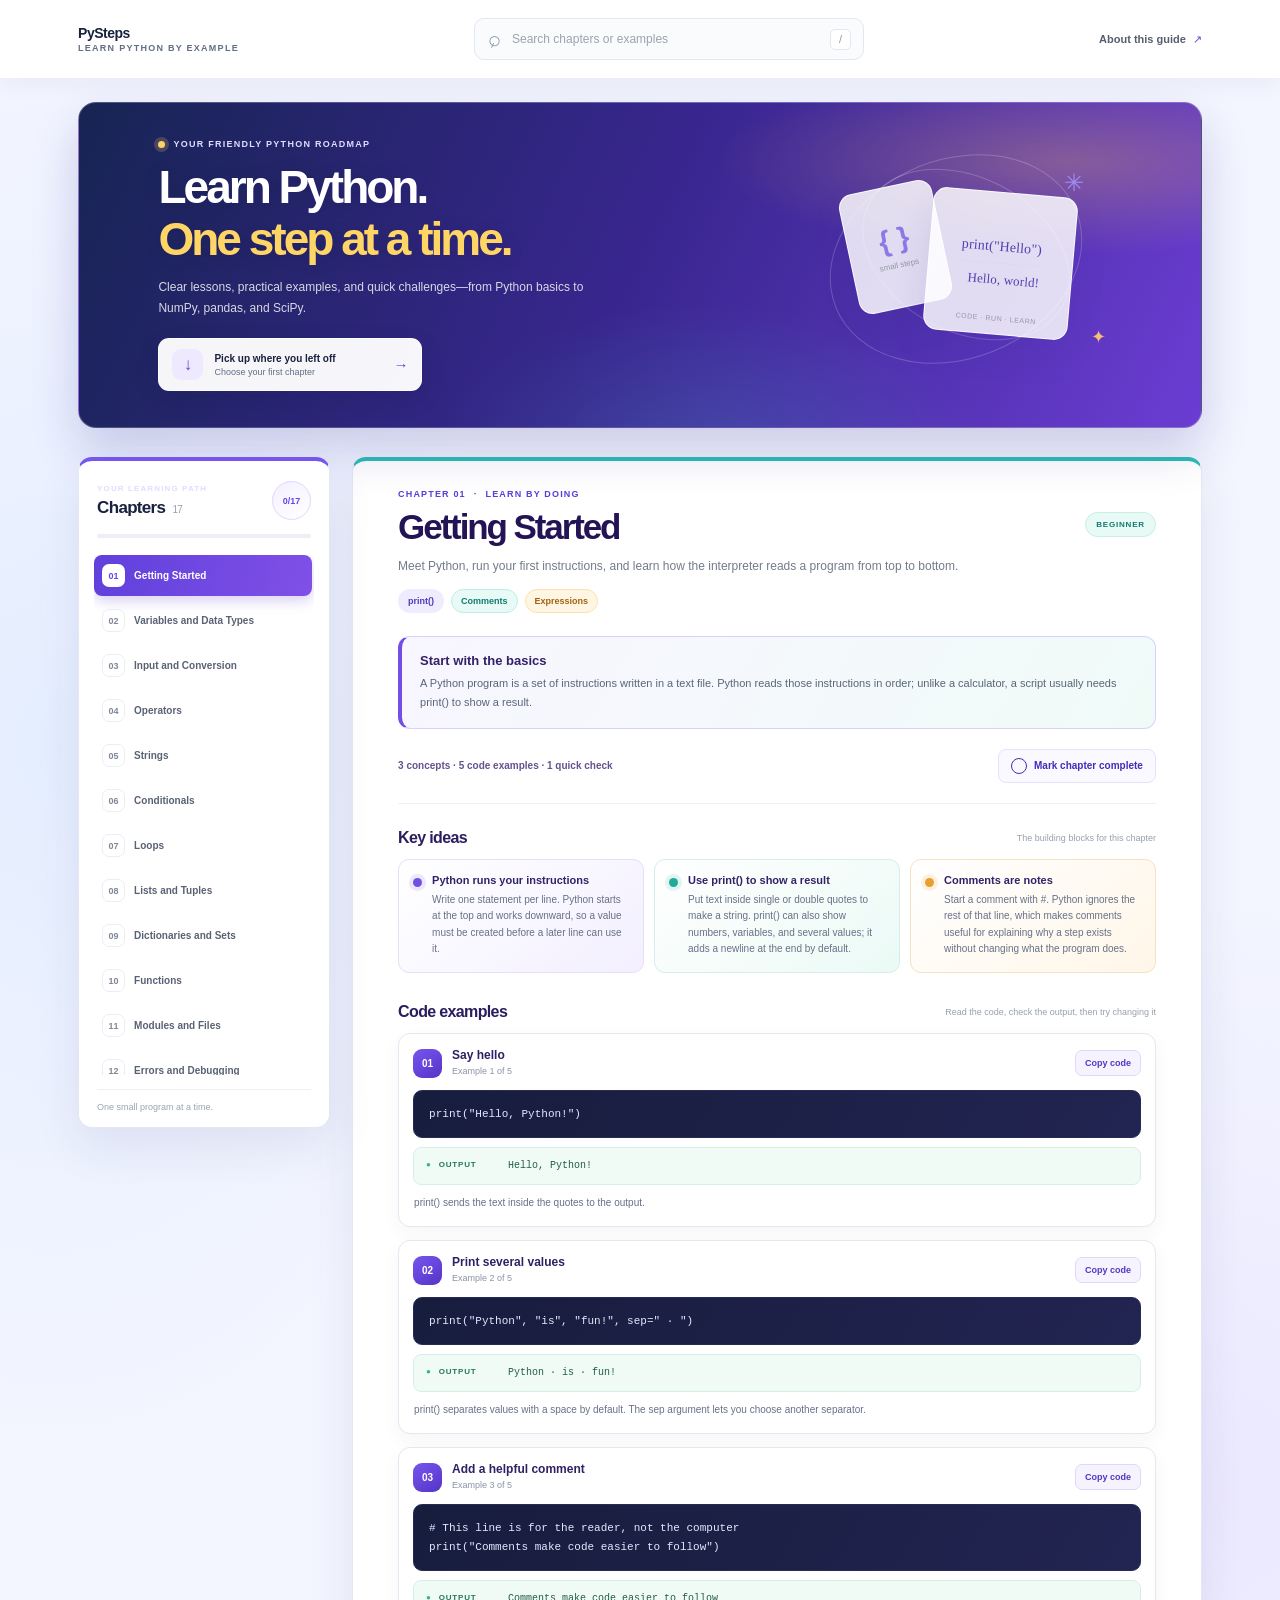
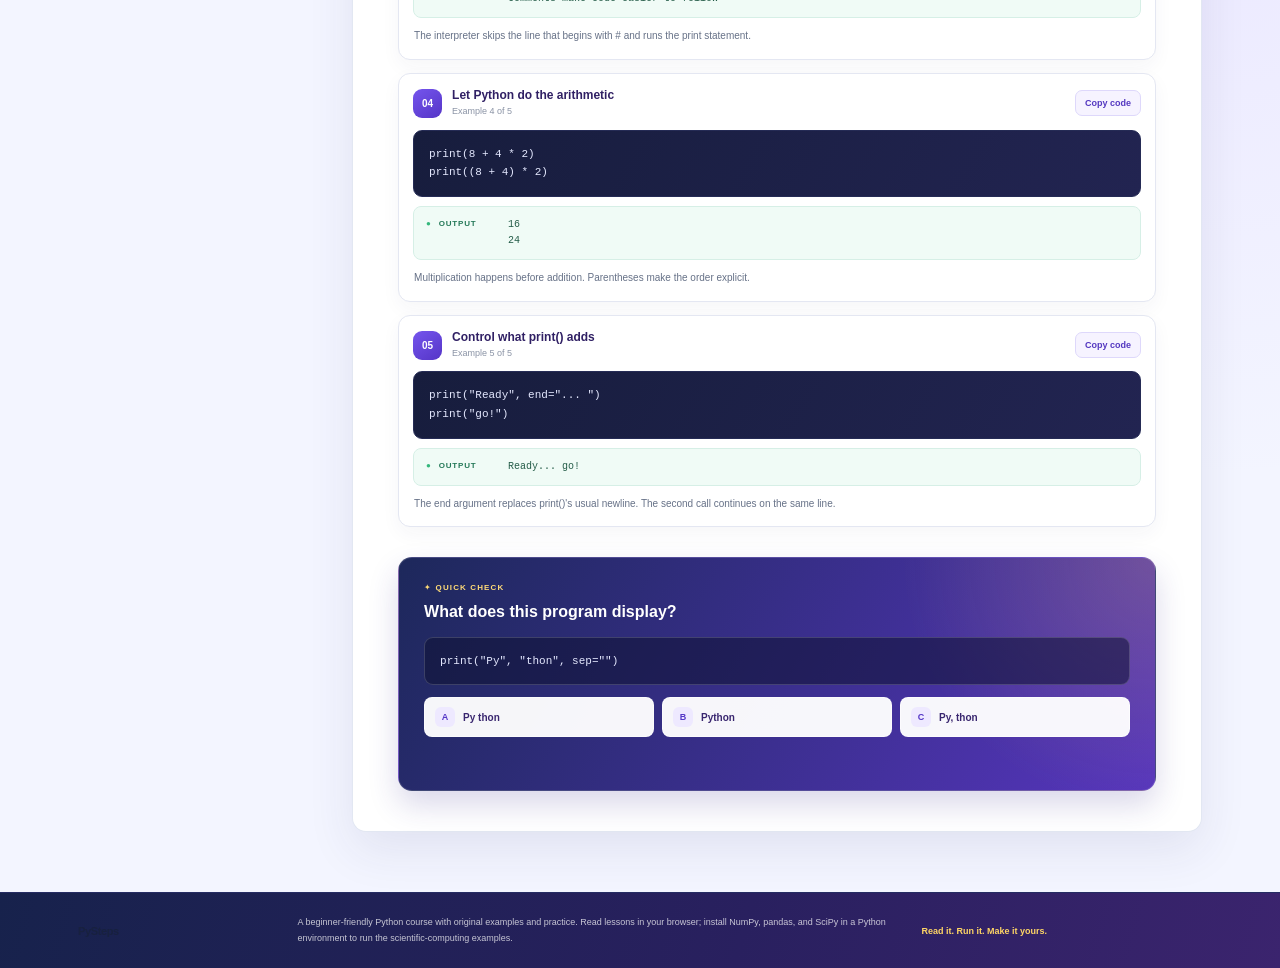
<file: abhishek_home/index.html>
<!doctype html>
<html lang="en">
  <head>
    <meta charset="utf-8">
    <meta name="viewport" content="width=device-width, initial-scale=1">
    <meta
      name="description"
      content="Learn Python step by step with beginner-friendly chapters, practical examples, code output, quizzes, and progress tracking."
    >
    <title>PySteps — Learn Python by Example</title>
    <link rel="stylesheet" href="static/styles.css">
    <script src="static/app.js" defer></script>
  </head>
  <body>
    <a class="skip-link" href="#chapter-content">Skip to chapter content</a>
    <header class="topbar">
      <a class="brand" href="#" aria-label="PySteps home">
        <span class="brand-copy">
          <strong>PySteps</strong>
          <span>LEARN PYTHON BY EXAMPLE</span>
        </span>
      </a>
      <label class="search-box">
        <span class="search-icon" aria-hidden="true">⌕</span>
        <input id="chapter-search" type="search" placeholder="Search chapters or examples" autocomplete="off">
        <kbd>/</kbd>
      </label>
      <a class="topbar-link" href="#about">About this guide <span aria-hidden="true">↗</span></a>
    </header>

    <main>
      <section class="welcome" aria-labelledby="welcome-title">
        <div class="welcome-copy">
          <p class="eyebrow"><span class="eyebrow-dot"></span> YOUR FRIENDLY PYTHON ROADMAP</p>
          <h1 id="welcome-title">Learn Python.<br><span>One step at a time.</span></h1>
          <p class="welcome-intro">
            Clear lessons, practical examples, and quick challenges—from Python basics to NumPy, pandas, and SciPy.
          </p>
          <a class="continue-link" href="#chapter-content">
            <span class="continue-icon" aria-hidden="true">↓</span>
            <span><strong>Pick up where you left off</strong><small id="progress-summary">Choose your first chapter</small></span>
            <span class="continue-arrow" aria-hidden="true">→</span>
          </a>
        </div>
        <div class="welcome-art" aria-hidden="true">
          <div class="art-orbit orbit-one"></div>
          <div class="art-orbit orbit-two"></div>
          <div class="art-card art-card-back"><span>{ }</span><small>small steps</small></div>
          <div class="art-card art-card-front">
            <span class="art-equation">print("Hello")</span>
            <span class="art-rule"></span>
            <span class="art-equation art-equation-small">Hello, world!</span>
            <span class="art-caption">code · run · learn</span>
          </div>
          <span class="art-spark spark-one">✳</span>
          <span class="art-spark spark-two">✦</span>
        </div>
      </section>

      <section class="study-layout" aria-label="Python learning chapters">
        <aside class="chapter-sidebar">
          <div class="sidebar-heading">
            <div>
              <p class="eyebrow">YOUR LEARNING PATH</p>
              <h2>Chapters <span id="chapter-count">17</span></h2>
            </div>
            <span class="progress-ring" id="progress-ring" aria-label="0 of 17 chapters completed">
              <span id="progress-count">0/17</span>
            </span>
          </div>
          <div class="progress-track" aria-hidden="true"><span id="progress-fill"></span></div>
          <nav id="chapter-list" class="chapter-list" aria-label="Python chapters"></nav>
          <p class="sidebar-note">One small program at a time.</p>
        </aside>

        <section id="chapter-content" class="chapter-content" aria-live="polite" tabindex="-1">
          <div class="loading-state">Loading your Python course…</div>
        </section>
      </section>
    </main>

    <footer id="about" class="site-footer">
      <div class="footer-brand"><strong>PySteps</strong></div>
      <p>
        A beginner-friendly Python course with original examples and practice.
        Read lessons in your browser; install NumPy, pandas, and SciPy in a
        Python environment to run the scientific-computing examples.
      </p>
      <span class="footer-year">Read it. Run it. Make it yours.</span>
    </footer>
  </body>
</html>
</file>
<file: abhishek_home/static/styles.css>
:root {
  color-scheme: light;
  --ink: #18213f;
  --muted: #626d86;
  --faint: #8e9ab3;
  --line: #e2e7f2;
  --paper: #ffffff;
  --canvas: #f3f5ff;
  --purple: #6845e8;
  --purple-dark: #452bb9;
  --purple-light: #eee9ff;
  --mint: #e2f8ed;
  --green: #16794f;
  --shadow: 0 18px 48px rgba(40, 48, 96, 0.09);
  font-family: "DM Sans", "Segoe UI", sans-serif;
  font-synthesis: none;
  text-rendering: optimizeLegibility;
}

* {
  box-sizing: border-box;
}

html {
  scroll-behavior: smooth;
}

body {
  min-width: 320px;
  margin: 0;
  background:
    radial-gradient(ellipse at 4% 29%, rgba(133, 190, 255, 0.13), transparent 27%),
    radial-gradient(ellipse at 96% 58%, rgba(181, 145, 255, 0.12), transparent 28%),
    var(--canvas);
  color: var(--ink);
}

button,
input {
  font: inherit;
}

a {
  color: inherit;
  text-decoration: none;
}

.skip-link {
  position: absolute;
  z-index: 5;
  top: 8px;
  left: 8px;
  transform: translateY(-160%);
  border-radius: 8px;
  background: var(--ink);
  color: white;
  padding: 10px 14px;
}

.skip-link:focus {
  transform: translateY(0);
}

.topbar {
  display: flex;
  align-items: center;
  justify-content: space-between;
  gap: 30px;
  max-width: 1440px;
  min-height: 78px;
  margin: 0 auto;
  padding: 0 6.1%;
  background: var(--paper);
  box-shadow: 0 4px 24px rgba(33, 40, 82, 0.06);
}

body::before {
  position: absolute;
  z-index: -1;
  top: 0;
  right: 0;
  left: 0;
  height: 78px;
  background: var(--paper);
  content: "";
}

.brand,
.footer-brand {
  display: inline-flex;
  align-items: center;
}

.brand-copy {
  display: grid;
  gap: 2px;
}

.brand-copy strong,
.footer-brand strong {
  font-family: Manrope, "Segoe UI", sans-serif;
  font-size: 14px;
  font-weight: 800;
  letter-spacing: -0.035em;
}

.brand-copy > span {
  color: var(--muted);
  font-size: 9px;
  font-weight: 700;
  letter-spacing: 0.14em;
}

.search-box {
  display: flex;
  align-items: center;
  gap: 10px;
  width: min(390px, 42vw);
  height: 42px;
  padding: 0 12px;
  border: 1px solid var(--line);
  border-radius: 10px;
  background: #fafbfc;
  color: var(--faint);
}

.search-box:focus-within {
  border-color: #b7acf2;
  background: white;
  box-shadow: 0 0 0 3px rgba(107, 85, 219, 0.1);
}

.search-icon {
  font-size: 22px;
  line-height: 1;
  transform: rotate(-20deg);
}

.search-box input {
  width: 100%;
  border: 0;
  outline: 0;
  background: transparent;
  color: var(--ink);
  font-size: 12px;
}

.search-box input::placeholder {
  color: #9ba3b0;
}

.search-box kbd {
  display: grid;
  width: 21px;
  height: 21px;
  flex: 0 0 auto;
  place-items: center;
  border: 1px solid var(--line);
  border-radius: 5px;
  background: white;
  color: #8e97a5;
  font-family: inherit;
  font-size: 11px;
}

.topbar-link {
  color: #565f6f;
  font-size: 11px;
  font-weight: 600;
  white-space: nowrap;
}

.topbar-link span {
  margin-left: 4px;
  color: var(--purple);
}

main {
  max-width: 1440px;
  margin: 0 auto;
}

.welcome {
  position: relative;
  display: flex;
  min-height: 315px;
  align-items: center;
  justify-content: space-between;
  overflow: hidden;
  margin: 24px 6.1% 29px;
  padding: 36px 6.2%;
  border: 1px solid rgba(255, 255, 255, 0.22);
  border-radius: 18px;
  background:
    radial-gradient(ellipse at 88% 18%, rgba(255, 194, 77, 0.28), transparent 25%),
    radial-gradient(ellipse at 56% 110%, rgba(61, 221, 206, 0.16), transparent 31%),
    linear-gradient(115deg, #172453 0%, #38268e 49%, #6b3dd3 100%);
  box-shadow: 0 22px 48px rgba(49, 39, 139, 0.2);
}

.welcome-copy {
  position: relative;
  z-index: 1;
  max-width: 570px;
}

.eyebrow {
  display: flex;
  align-items: center;
  gap: 8px;
  margin: 0 0 13px;
  color: #e0dcff;
  font-size: 9px;
  font-weight: 700;
  letter-spacing: 0.14em;
}

.eyebrow-dot {
  width: 7px;
  height: 7px;
  border-radius: 50%;
  background: #ffd166;
  box-shadow: 0 0 0 4px rgba(255, 209, 102, 0.2);
}

h1,
h2,
h3,
p {
  margin-top: 0;
}

.welcome h1 {
  margin-bottom: 12px;
  font-family: Manrope, "Segoe UI", sans-serif;
  font-size: clamp(30px, 3.8vw, 46px);
  font-weight: 800;
  letter-spacing: -0.065em;
  line-height: 1.12;
  color: #ffffff;
  text-shadow: 0 2px 18px rgba(16, 17, 58, 0.15);
}

.welcome h1 span {
  color: #ffd665;
}

.welcome-intro {
  max-width: 460px;
  margin-bottom: 19px;
  color: rgba(255, 255, 255, 0.82);
  font-size: 12px;
  line-height: 1.75;
}

.continue-link {
  display: inline-flex;
  align-items: center;
  gap: 11px;
  min-width: 264px;
  padding: 10px 13px;
  border: 1px solid rgba(255, 255, 255, 0.78);
  border-radius: 11px;
  background: rgba(255, 255, 255, 0.96);
  box-shadow: 0 8px 22px rgba(20, 18, 66, 0.15);
  transition: transform 160ms ease, box-shadow 160ms ease;
}

.continue-link:hover {
  transform: translateY(-2px);
  box-shadow: 0 12px 25px rgba(20, 18, 66, 0.24);
}

.continue-icon {
  display: grid;
  width: 31px;
  height: 31px;
  flex: 0 0 auto;
  place-items: center;
  border-radius: 9px;
  background: var(--purple-light);
  color: var(--purple);
  font-size: 17px;
}

.continue-link > span:nth-child(2) {
  display: grid;
  gap: 3px;
}

.continue-link strong {
  font-size: 10px;
}

.continue-link small {
  color: var(--muted);
  font-size: 9px;
}

.continue-arrow {
  margin-left: auto;
  color: var(--purple);
  font-size: 15px;
}

.welcome-art {
  position: relative;
  width: 300px;
  height: 230px;
  flex: 0 0 300px;
  margin-right: 1%;
}

.art-orbit {
  position: absolute;
  border: 1px solid rgba(255, 255, 255, 0.2);
  border-radius: 50%;
  transform: rotate(-22deg);
}

.orbit-one {
  top: 9px;
  left: 14px;
  width: 260px;
  height: 200px;
}

.orbit-two {
  top: 27px;
  left: 44px;
  width: 220px;
  height: 155px;
  transform: rotate(28deg);
}

.art-card {
  position: absolute;
  display: grid;
  place-content: center;
  border: 1px solid rgba(255, 255, 255, 0.8);
  border-radius: 14px;
  background: rgba(255, 255, 255, 0.83);
  box-shadow: 0 16px 34px rgba(61, 48, 137, 0.12);
}

.art-card-back {
  top: 36px;
  left: 36px;
  width: 95px;
  height: 122px;
  gap: 7px;
  color: #92a0b7;
  text-align: center;
  transform: rotate(-12deg);
}

.art-card-back span {
  color: #8b7ae5;
  font-size: 46px;
  line-height: 1;
}

.art-card-back small {
  color: #9298a7;
  font-size: 8px;
}

.art-card-front {
  top: 42px;
  left: 116px;
  width: 145px;
  height: 143px;
  transform: rotate(5deg);
}

.art-equation {
  color: #5040b2;
  font-family: Georgia, serif;
  font-size: 23px;
  letter-spacing: 0.01em;
}

.art-rule {
  height: 1px;
  margin: 8px 0;
  background: #ddd8f5;
}

.art-equation-small {
  font-size: 21px;
  text-align: right;
}

.art-caption {
  position: absolute;
  right: 0;
  bottom: 12px;
  left: 0;
  color: #9791ad;
  font-size: 7px;
  letter-spacing: 0.08em;
  text-align: center;
  text-transform: uppercase;
}

.art-spark {
  position: absolute;
  color: #9f8cf2;
}

.spark-one {
  top: 19px;
  right: 28px;
  font-size: 24px;
}

.spark-two {
  right: 6px;
  bottom: 32px;
  color: #f2bf75;
  font-size: 18px;
}

.study-layout {
  display: grid;
  grid-template-columns: 252px minmax(0, 1fr);
  gap: 22px;
  margin: 0 6.1% 60px;
  align-items: start;
}

.chapter-sidebar,
.chapter-content {
  min-width: 0;
  border: 1px solid var(--line);
  border-radius: 14px;
  background: var(--paper);
  box-shadow: var(--shadow);
}

.chapter-sidebar {
  position: sticky;
  top: 16px;
  padding: 20px 15px 15px;
  border-top: 4px solid #7656ed;
}

.sidebar-heading {
  display: flex;
  align-items: center;
  justify-content: space-between;
  gap: 8px;
  padding: 0 3px;
}

.sidebar-heading .eyebrow {
  margin-bottom: 5px;
  font-size: 8px;
}

.sidebar-heading h2 {
  margin: 0;
  font-family: Manrope, "Segoe UI", sans-serif;
  font-size: 17px;
  font-weight: 800;
  letter-spacing: -0.04em;
}

.sidebar-heading h2 span {
  margin-left: 3px;
  color: #9ca4b1;
  font-family: "DM Sans", sans-serif;
  font-size: 10px;
  font-weight: 500;
}

.progress-ring {
  display: grid;
  width: 39px;
  height: 39px;
  place-items: center;
  border: 1px solid #ded7ff;
  border-radius: 50%;
  background: linear-gradient(145deg, #f4f0ff, #fff);
  color: var(--purple);
  font-size: 9px;
  font-weight: 700;
}

.progress-track {
  height: 4px;
  overflow: hidden;
  margin: 14px 3px 17px;
  border-radius: 99px;
  background: #eeeff4;
}

.progress-track span {
  display: block;
  width: 0;
  height: 100%;
  border-radius: inherit;
  background: linear-gradient(90deg, #653fe2, #a05bf3, #34c6be);
  transition: width 180ms ease;
}

.chapter-list {
  display: grid;
  min-width: 0;
  max-width: 100%;
  gap: 4px;
  max-height: 520px;
  overflow: auto;
  padding-right: 2px;
  scrollbar-color: #e2def7 transparent;
  scrollbar-width: thin;
}

.chapter-button {
  display: flex;
  width: 100%;
  align-items: center;
  gap: 9px;
  padding: 9px 8px;
  border: 0;
  border-radius: 8px;
  background: transparent;
  color: #596273;
  cursor: pointer;
  text-align: left;
  transition: background 130ms ease, color 130ms ease;
}

.chapter-button:hover {
  background: #f1edff;
  color: var(--purple-dark);
}

.chapter-button[aria-current="page"] {
  background: linear-gradient(105deg, #6040dc, #8050e7);
  color: #ffffff;
  box-shadow: 0 5px 13px rgba(93, 62, 208, 0.23);
}

.chapter-number {
  display: grid;
  width: 23px;
  height: 23px;
  flex: 0 0 auto;
  place-items: center;
  border: 1px solid #ececf2;
  border-radius: 7px;
  background: white;
  color: #7d8796;
  font-size: 9px;
  font-weight: 700;
}

.chapter-button[aria-current="page"] .chapter-number {
  border-color: rgba(255, 255, 255, 0.7);
  background: white;
  color: var(--purple);
}

.chapter-button.is-complete .chapter-number {
  border-color: #d7eee3;
  background: var(--mint);
  color: var(--green);
}

.chapter-label {
  overflow: hidden;
  font-size: 10px;
  font-weight: 600;
  line-height: 1.35;
  text-overflow: ellipsis;
}

.sidebar-note {
  margin: 14px 3px 0;
  padding-top: 12px;
  border-top: 1px solid #f0f1f5;
  color: #9aa2af;
  font-size: 9px;
}

.chapter-content {
  min-height: 640px;
  padding: 28px clamp(22px, 4vw, 45px) 40px;
  border-top: 4px solid #2bbdb4;
}

.chapter-kicker {
  display: flex;
  align-items: center;
  gap: 8px;
  margin-bottom: 8px;
  color: #5c3cdb;
  font-size: 9px;
  font-weight: 700;
  letter-spacing: 0.13em;
  text-transform: uppercase;
}

.chapter-content h2 {
  margin-bottom: 10px;
  font-family: Manrope, "Segoe UI", sans-serif;
  font-size: clamp(24px, 3vw, 34px);
  font-weight: 800;
  letter-spacing: -0.06em;
  line-height: 1.15;
  color: #251653;
}

.chapter-summary {
  max-width: 760px;
  margin-bottom: 20px;
  color: #727c8a;
  font-size: 12px;
  line-height: 1.75;
}

.chapter-meta {
  display: flex;
  flex-wrap: wrap;
  gap: 7px;
  margin-bottom: 23px;
}

.topic-pill {
  padding: 6px 9px;
  border: 1px solid transparent;
  border-radius: 99px;
  background: #f0ecff;
  color: #5238be;
  font-size: 9px;
  font-weight: 600;
}

.topic-pill:nth-child(3n + 2) {
  border-color: #bceee7;
  background: #e8faf6;
  color: #137b72;
}

.topic-pill:nth-child(3n) {
  border-color: #ffe0ad;
  background: #fff5e3;
  color: #a46112;
}

.foundation-callout {
  margin-bottom: 20px;
  padding: 16px 18px;
  border: 1px solid #d8d0ff;
  border-left: 4px solid #714fe5;
  border-radius: 12px;
  background: linear-gradient(120deg, #f8f6ff, #f0fbf8);
}

.foundation-callout h3 {
  margin: 0 0 6px;
  color: #342168;
  font-family: Manrope, "Segoe UI", sans-serif;
  font-size: 13px;
  font-weight: 800;
}

.foundation-callout p {
  margin: 0;
  color: #596579;
  font-size: 11px;
  line-height: 1.7;
}

.chapter-action-row {
  display: flex;
  align-items: center;
  justify-content: space-between;
  gap: 12px;
  margin-bottom: 24px;
  padding-bottom: 20px;
  border-bottom: 1px solid #f0f1f5;
}

.lesson-count {
  color: #949dab;
  font-size: 10px;
}

.review-button {
  display: inline-flex;
  align-items: center;
  gap: 7px;
  padding: 8px 12px;
  border: 1px solid #e5e1fc;
  border-radius: 8px;
  background: #faf9ff;
  color: var(--purple-dark);
  cursor: pointer;
  font-size: 10px;
  font-weight: 700;
  transition: background 140ms ease, border-color 140ms ease;
}

.review-button:hover {
  border-color: #d0c8ff;
  background: #f2efff;
}

.review-button.is-complete {
  border-color: #d3ecdf;
  background: #f0faf4;
  color: #287c56;
}

.review-icon {
  display: grid;
  width: 16px;
  height: 16px;
  place-items: center;
  border: 1px solid currentColor;
  border-radius: 50%;
  font-size: 10px;
  line-height: 1;
}

.section-heading {
  display: flex;
  align-items: end;
  justify-content: space-between;
  gap: 12px;
  margin: 0 0 12px;
}

.section-heading h3 {
  margin: 0;
  font-family: Manrope, "Segoe UI", sans-serif;
  font-size: 15px;
  font-weight: 800;
  letter-spacing: -0.04em;
}

.section-heading p {
  margin: 0;
  color: #98a0ac;
  font-size: 9px;
}

.formula-grid {
  display: grid;
  grid-template-columns: repeat(auto-fit, minmax(175px, 1fr));
  gap: 10px;
  margin-bottom: 25px;
}

.formula-card {
  min-height: 72px;
  padding: 12px 13px;
  border: 1px solid #e6e2fb;
  border-radius: 10px;
  background: linear-gradient(135deg, #fff, #f3efff);
  box-shadow: 0 5px 14px rgba(79, 58, 163, 0.05);
}

.formula-card:nth-child(3n + 2) {
  border-color: #d3f0e9;
  background: linear-gradient(135deg, #fff, #ebfaf6);
}

.formula-card:nth-child(3n) {
  border-color: #f7e4c4;
  background: linear-gradient(135deg, #fff, #fff6e8);
}

.formula-card strong {
  display: block;
  margin-bottom: 6px;
  color: #5c4ba8;
  font-size: 9px;
  font-weight: 600;
}

.formula-card span {
  color: #33216f;
  font-weight: 700;
  font-family: Georgia, "Times New Roman", serif;
  font-size: 14px;
  line-height: 1.5;
}

.example-list {
  display: grid;
  gap: 10px;
}

.example-card {
  overflow: hidden;
  border: 1px solid #eceef3;
  border-radius: 11px;
  background: white;
  box-shadow: 0 5px 14px rgba(34, 46, 90, 0.035);
  transition: border-color 140ms ease, box-shadow 140ms ease, transform 140ms ease;
}

.example-card:hover {
  transform: translateY(-1px);
  border-color: #c9bfff;
  box-shadow: 0 9px 22px rgba(63, 45, 154, 0.1);
}

.example-card summary {
  display: flex;
  align-items: flex-start;
  gap: 11px;
  padding: 14px 15px;
  cursor: pointer;
  list-style: none;
}

.example-card summary::-webkit-details-marker {
  display: none;
}

.example-card summary::after {
  flex: 0 0 auto;
  margin: 2px 0 0 auto;
  color: #9a8ce4;
  content: "+";
  font-size: 18px;
  line-height: 1;
}

.example-card[open] summary::after {
  content: "−";
}

.example-badge {
  display: grid;
  width: 24px;
  height: 24px;
  flex: 0 0 auto;
  place-items: center;
  border-radius: 7px;
  background: linear-gradient(145deg, #7555ed, #5535c7);
  color: #ffffff;
  font-size: 9px;
  font-weight: 700;
}

.example-title {
  display: grid;
  gap: 5px;
}

.example-title strong {
  color: #302068;
  font-size: 12px;
  font-weight: 800;
}

.example-title span {
  color: #7c8694;
  font-family: Georgia, "Times New Roman", serif;
  font-size: 12px;
  line-height: 1.55;
}

.solution {
  margin: 0 15px 14px 50px;
  padding: 13px 15px;
  border-left: 3px solid #f3b53f;
  border-radius: 0 8px 8px 0;
  background: linear-gradient(110deg, #fff9eb, #fffdf8);
}

.solution-label {
  margin-bottom: 8px;
  color: #99620f;
  font-size: 8px;
  font-weight: 700;
  letter-spacing: 0.1em;
  text-transform: uppercase;
}

.solution ol {
  display: grid;
  gap: 6px;
  margin: 0;
  padding-left: 17px;
  color: #626c7a;
  font-size: 10px;
  line-height: 1.65;
}

.solution li::marker {
  color: #d08b18;
  font-weight: 700;
}

.answer-line {
  margin: 10px 0 0;
  padding-top: 9px;
  border-top: 1px dashed #f0d7a4;
  color: #392593;
  font-size: 10px;
  font-weight: 700;
}

.empty-results {
  padding: 24px 16px;
  border: 1px dashed #ddd9ee;
  border-radius: 10px;
  color: #747d8b;
  font-size: 11px;
  line-height: 1.6;
}

.site-footer {
  display: grid;
  grid-template-columns: auto minmax(220px, 600px) auto;
  align-items: center;
  gap: 24px;
  padding: 22px max(6.1%, calc((100% - 1264px) / 2));
  border-top: 1px solid #252c63;
  background: linear-gradient(105deg, #17224c, #29205f 58%, #3b246e);
}

.footer-brand {
  white-space: nowrap;
}

.footer-brand strong {
  font-size: 11px;
}

.site-footer > p {
  margin: 0;
  color: rgba(255, 255, 255, 0.74);
  font-size: 9px;
  line-height: 1.7;
}

.footer-year {
  color: #ffd665;
  font-size: 9px;
  font-weight: 600;
  white-space: nowrap;
}

.loading-state {
  padding: 20px 0;
  color: var(--muted);
  font-size: 12px;
}

@media (max-width: 940px) {
  .topbar,
  .welcome,
  .study-layout {
    margin-right: 4%;
    margin-left: 4%;
  }

  .topbar {
    padding-right: 0;
    padding-left: 0;
  }

  .welcome {
    padding-right: 5%;
    padding-left: 5%;
  }

  .welcome-art {
    width: 250px;
    flex-basis: 250px;
    transform: scale(0.9);
    transform-origin: center right;
  }

  .study-layout {
    grid-template-columns: 220px minmax(0, 1fr);
    gap: 14px;
  }

  .site-footer {
    grid-template-columns: auto 1fr;
  }

  .footer-year {
    grid-column: 2;
  }
}

@media (max-width: 700px) {
  .topbar {
    min-height: 68px;
    gap: 12px;
  }

  .brand-copy strong {
    font-size: 12px;
  }

  .brand-copy > span {
    font-size: 8px;
  }

  .topbar-link {
    display: none;
  }

  .search-box {
    width: min(230px, 48vw);
    height: 38px;
    margin-left: auto;
  }

  .search-box kbd {
    display: none;
  }

  .welcome {
    min-height: 265px;
    margin-top: 17px;
    padding: 27px 24px;
  }

  .welcome-art {
    position: absolute;
    right: -72px;
    bottom: -34px;
    opacity: 0.38;
    transform: scale(0.75);
    transform-origin: bottom right;
  }

  .welcome-copy {
    max-width: 100%;
  }

  .welcome-intro {
    max-width: 420px;
  }

  .study-layout {
    grid-template-columns: minmax(0, 1fr);
    gap: 12px;
    margin-bottom: 38px;
  }

  .chapter-sidebar {
    position: static;
    padding: 14px 12px;
  }

  .sidebar-heading {
    padding: 0;
  }

  .sidebar-heading .eyebrow {
    margin-bottom: 3px;
  }

  .sidebar-heading h2 {
    font-size: 15px;
  }

  .progress-ring {
    width: 34px;
    height: 34px;
  }

  .progress-track {
    margin: 10px 1px 11px;
  }

  .chapter-list {
    display: flex;
    max-height: none;
    gap: 6px;
    overflow: auto;
    padding-bottom: 3px;
  }

  .chapter-button {
    width: auto;
    min-width: max-content;
    padding: 6px 8px;
    border: 1px solid #f0f0f4;
  }

  .chapter-button[aria-current="page"] {
    border-color: #ded8ff;
  }

  .chapter-label {
    max-width: 140px;
    font-size: 9px;
  }

  .sidebar-note {
    display: none;
  }

  .chapter-content {
    min-height: 580px;
    padding: 24px 19px 30px;
  }

  .site-footer {
    grid-template-columns: 1fr;
    gap: 12px;
    padding: 19px 4%;
  }

  .footer-year {
    grid-column: 1;
  }
}

@media (max-width: 420px) {
  .topbar,
  .welcome,
  .study-layout {
    margin-right: 3.3%;
    margin-left: 3.3%;
  }

  .topbar {
    gap: 8px;
  }

  .brand-copy strong {
    font-size: 11px;
  }

  .search-box {
    width: 43vw;
    gap: 6px;
    padding: 0 8px;
  }

  .search-box input {
    font-size: 10px;
  }

  .welcome {
    padding: 24px 18px;
  }

  .welcome h1 {
    font-size: 30px;
  }

  .welcome-intro {
    font-size: 11px;
  }

  .continue-link {
    min-width: 0;
    width: 100%;
  }

  .chapter-content {
    padding-right: 15px;
    padding-left: 15px;
  }

  .chapter-action-row {
    align-items: flex-start;
    flex-direction: column;
  }

  .solution {
    margin-left: 15px;
  }
}

@media (prefers-reduced-motion: reduce) {
  *,
  *::before,
  *::after {
    scroll-behavior: auto !important;
    transition-duration: 0.01ms !important;
    animation-duration: 0.01ms !important;
    animation-iteration-count: 1 !important;
  }
}

.art-equation {
  font-size: 14px;
  white-space: nowrap;
}

.art-equation-small {
  font-size: 13px;
}

.art-card-back span {
  font-family: "DM Sans", "Segoe UI", sans-serif;
  font-size: 29px;
  font-weight: 800;
}

.course-heading {
  display: flex;
  align-items: flex-start;
  justify-content: space-between;
  gap: 14px;
  margin-bottom: 12px;
}

.course-heading > div {
  min-width: 0;
}

.course-heading h2 {
  margin-bottom: 9px;
  color: #241456;
  font-size: clamp(25px, 3vw, 35px);
}

.course-heading .chapter-summary {
  margin-bottom: 0;
}

.level-badge {
  flex: 0 0 auto;
  margin-top: 5px;
  padding: 7px 10px;
  border: 1px solid #c8eee5;
  border-radius: 99px;
  background: #e7faf5;
  color: #14796e;
  font-size: 8px;
  font-weight: 800;
  letter-spacing: 0.1em;
}

.chapter-content h2 {
  font-family: Manrope, "Segoe UI", sans-serif;
}

.lesson-count {
  color: #63538e;
  font-weight: 600;
}

.chapter-action-row {
  margin-bottom: 25px;
}

.section-heading {
  align-items: center;
  margin-top: 25px;
}

.section-heading h3 {
  color: #2b1d5e;
  font-size: 16px;
  font-weight: 800;
}

.concept-grid {
  display: grid;
  grid-template-columns: repeat(auto-fit, minmax(190px, 1fr));
  gap: 10px;
}

.concept-card {
  display: flex;
  align-items: flex-start;
  gap: 10px;
  min-height: 100px;
  padding: 14px;
  border: 1px solid #e4e0fa;
  border-radius: 11px;
  background: linear-gradient(140deg, #fff, #f3efff);
}

.concept-card:nth-child(3n + 2) {
  border-color: #d3efe8;
  background: linear-gradient(140deg, #fff, #ebfaf6);
}

.concept-card:nth-child(3n) {
  border-color: #f4e3c3;
  background: linear-gradient(140deg, #fff, #fff6e8);
}

.concept-dot {
  width: 9px;
  height: 9px;
  flex: 0 0 auto;
  margin-top: 4px;
  border-radius: 50%;
  background: #714fe5;
  box-shadow: 0 0 0 4px rgba(113, 79, 229, 0.12);
}

.concept-card:nth-child(3n + 2) .concept-dot {
  background: #21a999;
  box-shadow: 0 0 0 4px rgba(33, 169, 153, 0.12);
}

.concept-card:nth-child(3n) .concept-dot {
  background: #e6a02e;
  box-shadow: 0 0 0 4px rgba(230, 160, 46, 0.14);
}

.concept-card h4 {
  margin: 0 0 6px;
  color: #342168;
  font-family: Manrope, "Segoe UI", sans-serif;
  font-size: 11px;
  font-weight: 800;
}

.concept-card p {
  margin: 0;
  color: #667187;
  font-size: 10px;
  line-height: 1.65;
}

.examples-section-heading {
  margin-top: 30px;
}

.code-example-list {
  display: grid;
  gap: 13px;
}

.code-example {
  overflow: hidden;
  padding: 14px;
  border: 1px solid #e4e7f2;
  border-radius: 12px;
  background: #fff;
  box-shadow: 0 7px 19px rgba(35, 40, 88, 0.045);
  transition: transform 140ms ease, box-shadow 140ms ease, border-color 140ms ease;
}

.code-example:hover {
  transform: translateY(-1px);
  border-color: #c9bdf8;
  box-shadow: 0 10px 24px rgba(67, 48, 150, 0.1);
}

.code-example-heading {
  display: flex;
  align-items: center;
  gap: 10px;
  margin-bottom: 11px;
}

.code-example-heading .example-badge {
  width: 29px;
  height: 29px;
  border-radius: 9px;
  font-size: 10px;
}

.code-example-heading .example-title {
  min-width: 0;
  gap: 3px;
}

.code-example-heading .example-title strong {
  color: #302064;
  font-size: 12px;
  font-weight: 800;
}

.code-example-heading .example-title span {
  color: #8a93a5;
  font-family: "DM Sans", "Segoe UI", sans-serif;
  font-size: 9px;
}

.copy-button {
  flex: 0 0 auto;
  margin-left: auto;
  padding: 7px 9px;
  border: 1px solid #ded8fb;
  border-radius: 7px;
  background: #f6f3ff;
  color: #5438c0;
  cursor: pointer;
  font-size: 9px;
  font-weight: 700;
}

.copy-button:hover {
  border-color: #bfb2f5;
  background: #eee9ff;
}

.code-window,
.quiz-code {
  overflow-x: auto;
  margin: 0;
  padding: 14px 15px;
  border: 1px solid #252b55;
  border-radius: 9px;
  background: linear-gradient(120deg, #171d3d, #222451);
  color: #e5e9ff;
  font-family: Consolas, "Cascadia Code", monospace;
  font-size: 11px;
  line-height: 1.7;
  tab-size: 4;
  white-space: pre;
}

.code-window code,
.quiz-code code,
.output-window code {
  font-family: inherit;
}

.output-window {
  display: grid;
  grid-template-columns: 72px minmax(0, 1fr);
  align-items: start;
  gap: 10px;
  margin-top: 9px;
  padding: 10px 12px;
  border: 1px solid #d6efe6;
  border-radius: 8px;
  background: #f0fbf6;
}

.output-label {
  padding-top: 2px;
  color: #247858;
  font-size: 8px;
  font-weight: 800;
  letter-spacing: 0.1em;
}

.output-label span {
  margin-right: 4px;
  color: #35b77c;
}

.output-window pre {
  overflow-x: auto;
  margin: 0;
  color: #245c48;
  font-family: Consolas, "Cascadia Code", monospace;
  font-size: 10px;
  line-height: 1.6;
  white-space: pre-wrap;
  overflow-wrap: anywhere;
}

.example-explanation {
  margin: 10px 1px 0;
  color: #667187;
  font-size: 10px;
  line-height: 1.65;
}

.quiz-card {
  margin-top: 30px;
  padding: clamp(17px, 3vw, 25px);
  border: 1px solid rgba(255, 255, 255, 0.15);
  border-radius: 14px;
  background:
    radial-gradient(circle at 100% 0, rgba(255, 202, 92, 0.2), transparent 32%),
    linear-gradient(120deg, #1d285b, #5635bd);
  box-shadow: 0 14px 30px rgba(49, 39, 139, 0.18);
}

.quiz-kicker {
  margin-bottom: 8px;
  color: #ffdb77;
  font-size: 8px;
  font-weight: 800;
  letter-spacing: 0.14em;
}

.quiz-card h3 {
  margin-bottom: 13px;
  color: #fff;
  font-family: Manrope, "Segoe UI", sans-serif;
  font-size: 16px;
  font-weight: 800;
  line-height: 1.45;
}

.quiz-code {
  margin-bottom: 12px;
  border-color: rgba(255, 255, 255, 0.16);
  background: rgba(13, 18, 49, 0.54);
}

.quiz-options {
  display: grid;
  grid-template-columns: repeat(auto-fit, minmax(150px, 1fr));
  gap: 8px;
}

.quiz-option {
  display: flex;
  align-items: center;
  gap: 8px;
  min-height: 40px;
  padding: 8px 10px;
  border: 1px solid rgba(255, 255, 255, 0.64);
  border-radius: 8px;
  background: rgba(255, 255, 255, 0.96);
  color: #39266f;
  cursor: pointer;
  font-size: 10px;
  font-weight: 700;
  text-align: left;
  transition: transform 130ms ease, background 130ms ease;
}

.quiz-option:hover {
  transform: translateY(-1px);
  background: #f5f1ff;
}

.option-letter {
  display: grid;
  width: 20px;
  height: 20px;
  flex: 0 0 auto;
  place-items: center;
  border-radius: 6px;
  background: #eee9ff;
  color: #5538c7;
  font-size: 9px;
  font-weight: 800;
}

.quiz-option.is-correct {
  border-color: #8ee1b5;
  background: #e8fff1;
  color: #126a43;
}

.quiz-option.is-correct .option-letter {
  background: #c8f2d9;
  color: #126a43;
}

.quiz-option.is-wrong {
  border-color: #ffaaa7;
  background: #fff0ef;
  color: #a53137;
}

.quiz-option.is-wrong .option-letter {
  background: #ffd9d6;
  color: #a53137;
}

.quiz-feedback {
  min-height: 18px;
  margin: 10px 0 0;
  color: #fff;
  font-size: 10px;
  line-height: 1.6;
}

.chapter-content:focus {
  outline: none;
}

.chapter-content :focus-visible,
.chapter-sidebar :focus-visible,
.topbar :focus-visible {
  outline: 3px solid #f3b83f;
  outline-offset: 3px;
}

@media (max-width: 700px) {
  .course-heading {
    flex-direction: column-reverse;
    gap: 4px;
  }

  .level-badge {
    margin-top: 0;
  }

  .concept-grid {
    grid-template-columns: 1fr;
  }

  .concept-card {
    min-height: 0;
  }

  .code-example {
    padding: 11px;
  }
}

@media (max-width: 420px) {
  .code-example-heading {
    flex-wrap: wrap;
  }

  .copy-button {
    margin-left: auto;
  }

  .output-window {
    grid-template-columns: 1fr;
    gap: 4px;
  }

  .quiz-options {
    grid-template-columns: 1fr;
  }
}
</file>
